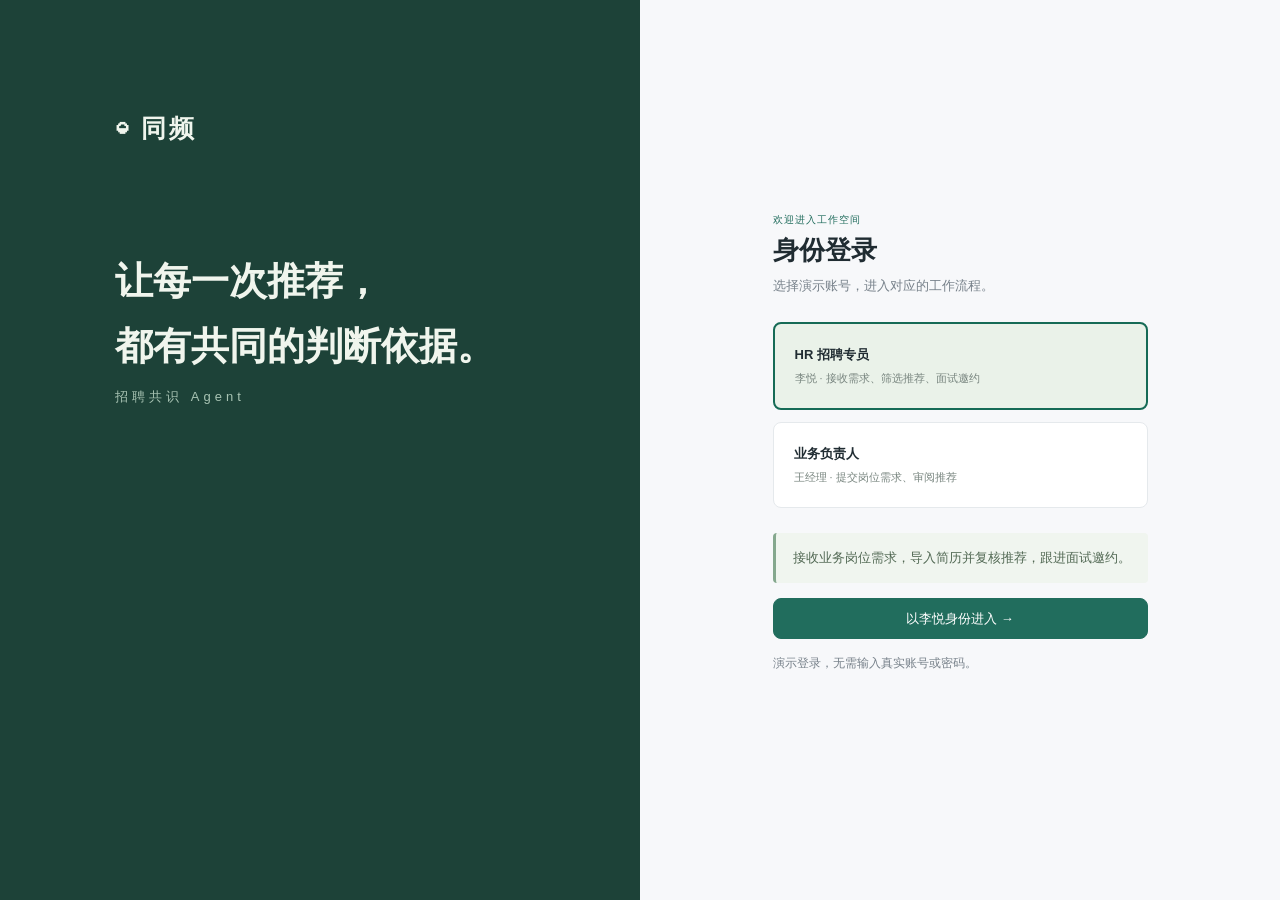
<file: index.html>
<!doctype html><html lang="zh-CN"><head><meta charset="utf-8"><meta name="viewport" content="width=device-width,initial-scale=1"><title>同频 · 招聘 Agent</title><link rel="stylesheet" href="style.css?v=3"><link rel="stylesheet" href="workflow.css?v=4"><link rel="stylesheet" href="redesign.css?v=5"><link rel="stylesheet" href="flow.css?v=10"></head><body><div id="root"></div><div id="toast" role="status"></div><script src="demo-jobs.js?v=4"></script><script src="app.js?v=4"></script><script src="redesign.js?v=5"></script><script src="flow.js?v=8"></script><script src="refinements.js?v=8"></script><script src="job-status.js?v=9"></script><script src="demand-agent.js?v=10"></script></body></html>
</file>
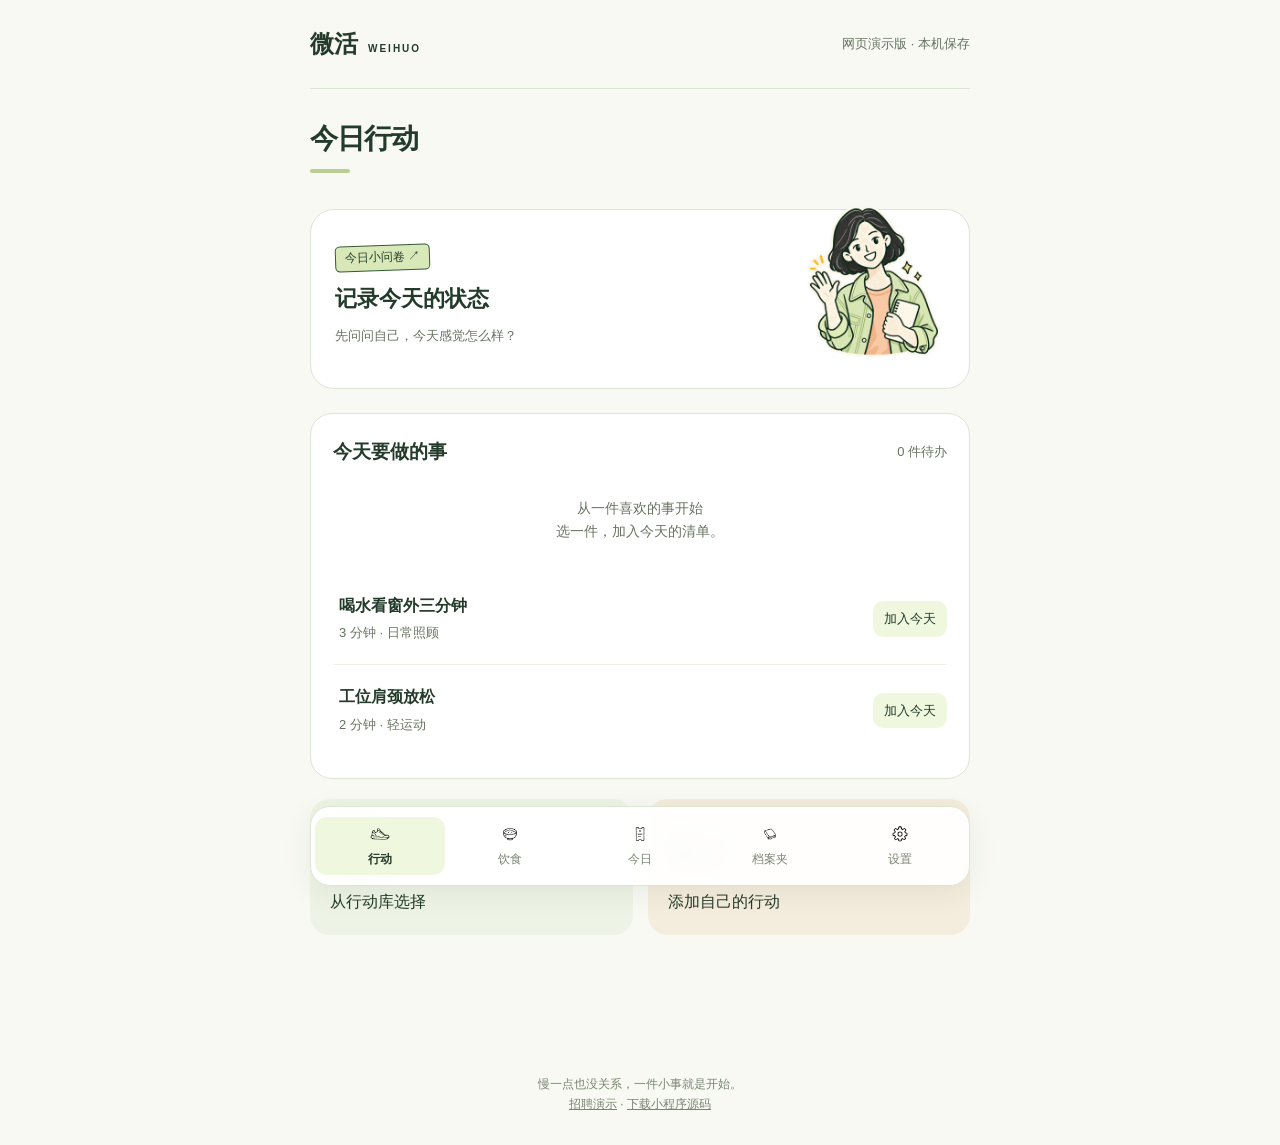
<file: weihuo/index.html>
<!doctype html><html lang="zh-CN"><head><meta charset="utf-8"><meta name="viewport" content="width=device-width,initial-scale=1"><meta name="theme-color" content="#F7F9F2"><title>微活 · 把日子过成喜欢的样子</title><link rel="stylesheet" href="style.css"></head><body><div class="shell"><header><a href="#actions" class="brand">微活<span>WEIHUO</span></a><span class="edition">网页演示版 · 本机保存</span></header><main id="app"></main><nav aria-label="主要导航" id="nav"></nav><footer>慢一点也没关系，一件小事就是开始。<br><a href="../">招聘演示</a> · <a href="../weihuo-source.zip">下载小程序源码</a></footer></div><dialog id="modal"><div id="sheet"></div><button class="secondary close" id="close">关闭</button></dialog><div role="status" id="toast"></div><script src="catalog.js"></script><script src="app.js"></script></body></html>
</file>
<file: style.css>
:root{--ink:#18322d;--green:#166b56;--muted:#78857f;--line:#e2e8e2;--bg:#f4f6f1}*{box-sizing:border-box}body{margin:0;background:var(--bg);color:var(--ink);font:14px/1.65 "Microsoft YaHei",sans-serif}button,input,textarea,select{font:inherit}button{cursor:pointer;border:1px solid var(--line);background:white;color:var(--ink);padding:9px 15px;border-radius:8px}button:hover{border-color:var(--green);background:#f1f8f4}button.primary{background:var(--green);color:white;border-color:var(--green)}button:disabled{opacity:.4;cursor:default}aside{position:fixed;width:224px;inset:0 auto 0 0;background:#143b32;color:#e7f1e9;padding:30px 20px}.logo{font-size:25px;font-weight:700;letter-spacing:3px}.sub{font-size:11px;letter-spacing:2px;opacity:.6;margin-bottom:48px}nav button{display:block;width:100%;text-align:left;background:transparent;color:#b7ccc2;border:0;margin:8px 0;padding:13px}nav button.active{background:#31564b;color:white}.asidebottom{position:absolute;bottom:25px;font-size:12px;color:#b7ccc2}main{margin-left:224px}header{height:76px;border-bottom:1px solid var(--line);background:#ffffffb8;display:flex;align-items:center;justify-content:space-between;padding:0 38px}.role{display:flex;gap:8px;align-items:center}.role .on{background:#e1eee5;color:var(--green);border-color:#adcbb9}.wrap{max-width:1300px;padding:30px 38px;margin:auto}.eyebrow{color:var(--green);font-size:12px;letter-spacing:2px}h1{font-size:29px;line-height:1.3;margin:8px 0 12px}h2{font-size:19px;margin:0 0 16px}h3{font-size:15px;margin:0 0 8px}p{margin:6px 0 14px}.muted{color:var(--muted)}.bar{display:flex;justify-content:space-between;align-items:center;gap:15px;margin-bottom:24px}.stats{display:grid;grid-template-columns:repeat(3,1fr);gap:16px;margin:24px 0}.stat,.card{background:white;border:1px solid var(--line);border-radius:12px;padding:22px}.stat strong{display:block;font-size:28px;font-weight:600}.stat small{color:var(--muted)}.grid{display:grid;grid-template-columns:1fr 1.55fr;gap:20px}.wide{display:grid;grid-template-columns:1.7fr 1fr;gap:20px}.tag{display:inline-block;background:#edf3ed;color:#4e6a57;padding:3px 9px;border-radius:5px;font-size:11px}.amber{background:#faf0d9;color:#987224}.blue{background:#e9eff8;color:#47648c}.row{padding:17px 0;border-bottom:1px solid var(--line)}.row:last-child{border:0}.person{padding:17px;border:1px solid var(--line);border-radius:10px;margin-bottom:10px;cursor:pointer}.person.selected{border-color:var(--green);background:#f1f7f2}.person .name{font-size:16px;font-weight:bold}.flex{display:flex;align-items:center;justify-content:space-between;gap:12px}.actions{display:flex;gap:8px;flex-wrap:wrap;margin-top:18px}.note{padding:14px 17px;background:#f0f5ef;border-left:3px solid #85a88e;border-radius:4px;margin:15px 0;color:#526954}input,textarea,select{border:1px solid #d6ded5;border-radius:6px;background:white;color:var(--ink);padding:9px;max-width:100%}textarea{width:100%;min-height:90px;resize:vertical}.criterion{display:grid;grid-template-columns:1fr 100px;gap:12px;margin:12px 0}.criterion input{width:100%}.steps{display:flex;gap:10px;margin:20px 0;color:#7f8e80;font-size:12px}.steps span{padding:6px 12px;background:#e8eee5;border-radius:20px}details{margin-top:10px}summary{cursor:pointer;color:var(--green)}blockquote{margin:10px 0;padding:12px;background:#f6f7f3;color:#6a766c}.empty{padding:35px;text-align:center;color:var(--muted)}#toast{position:fixed;bottom:28px;left:50%;transform:translateX(-50%);background:#143b32;color:white;padding:13px 25px;border-radius:9px;display:none;z-index:9}footer{margin-top:28px;font-size:11px;color:var(--muted)}label{display:block;margin:10px 0 5px}.feedback{background:#f8f9f5;padding:16px;margin-top:15px;border-radius:8px}a{color:var(--green)}@media(max-width:900px){aside{width:165px;padding:20px 10px}main{margin-left:165px}.wrap{padding:24px 18px}header{padding:0 18px}.grid,.wide{grid-template-columns:1fr}.stats{gap:8px}.stat{padding:13px}.role{gap:3px}.bar{align-items:start}}@media(max-width:580px){aside{position:static;width:auto;padding:12px}.sub,.asidebottom{display:none}nav{display:flex;overflow:auto}nav button{white-space:nowrap;margin:0;padding:8px}main{margin:0}.logo{font-size:19px}header{height:auto;padding:12px;flex-wrap:wrap;gap:8px}.wrap{padding:20px 12px}.stats{grid-template-columns:1fr}.bar{flex-wrap:wrap}}
</file>
<file: workflow.css>
.full{width:100%}.identity{font-size:12px;color:#c2d4c8;padding:12px;border-top:1px solid #3b5d51;margin-bottom:16px}.login{display:grid;grid-template-columns:1fr 1fr;min-height:100vh}.loginbrand{background:#143b32;color:#f0f5ed;padding:12vh 9vw}.loginbrand h1{font-size:38px;line-height:1.7;margin-top:100px}.loginbrand p{color:#a8c3b3;letter-spacing:4px}.loginform{max-width:510px;align-self:center;padding:40px;margin:auto}.loginroles{display:grid;gap:12px;margin:25px 0}.loginroles button{text-align:left;padding:20px}.loginroles button.chosen{border:2px solid #166b56;background:#eaf2e9}.loginroles small{display:block;color:#78857f;margin-top:5px}.agent{display:flex;align-items:flex-start;gap:14px;padding:20px;border:1px solid #cadcca;background:#edf4e9;border-radius:12px;margin-bottom:22px}.agent p{margin:5px 0 10px;color:#58705e}.agenticon{background:#166b56;color:white;border-radius:10px;font-size:22px;padding:0 8px}.workflow{display:flex;gap:20px;border-bottom:1px solid #dce3d8;padding:0 0 18px;margin-bottom:24px;color:#849184}.workflow span.current{color:#166b56;font-weight:bold}.evidence{border:1px solid #e0e7dd;border-radius:9px;margin-bottom:15px;padding:17px}.positive{background:#f2f7ef}.questions{background:#f6f7fa}.concerns{background:#fcf8ee}.evidence p{margin:5px 0}.hrrecommend{border-bottom:1px solid #dde4da;margin-bottom:20px;padding-bottom:16px}.actionpanel{align-self:start;position:sticky;top:20px}.actionpanel .agent{padding:12px;font-size:12px}.revisiongrid{display:grid;grid-template-columns:1fr 1fr;gap:20px;margin:20px 0}.revisiongrid>div{padding:18px;background:#f6f8f3;border-radius:10px}.added{color:#166b56}input[type=checkbox]{width:auto}details.card>summary{font-weight:bold}details.card[open]>summary{margin-bottom:20px}.criterion{grid-template-columns:1fr 110px}.criterion>div input{width:100%}@media(max-width:800px){.login{grid-template-columns:1fr}.loginbrand{padding:25px}.loginbrand h1{display:none}.loginbrand p{display:none}.loginform{padding:25px}.actionpanel{position:static}.revisiongrid{grid-template-columns:1fr}}
.jobcards{display:grid;grid-template-columns:repeat(2,minmax(0,1fr));gap:20px}.jobcard{min-width:0}.jobcard h2{margin:0;font-size:18px}.jobcard .flex{align-items:start}.jobcard .tag{white-space:nowrap}.jobtoolbar{display:flex;gap:10px;align-items:center;margin:24px 0 18px;flex-wrap:wrap}.jobtoolbar input{flex:1;min-width:200px}.jobnumbers{display:grid;grid-template-columns:repeat(4,1fr);margin:18px 0;border-top:1px solid #e2e8e2;border-bottom:1px solid #e2e8e2;padding:15px 0;gap:5px}.jobnumbers button{padding:3px;border:0;background:none;text-align:left}.jobnumbers strong{display:block;font-size:24px;font-weight:600}.jobnumbers span{font-size:11px;color:#78857f}.jobnext{min-height:30px}.jobcard .actions{gap:7px;padding-top:15px;border-top:1px solid #e2e8e2}.jobcard .actions button{font-size:12px;padding:8px 10px}.textaction{border-color:transparent;color:#166b56}@media(max-width:1080px){.jobcards{grid-template-columns:1fr}}
</file>
<file: redesign.css>
:root{--bg:#f7f8fa;--ink:#202c32;--green:#216d5d;--line:#e5e9ec;--muted:#77818a}body{font-size:13px}aside{width:200px;background:#fafbfc;color:#243c34;border-right:1px solid var(--line);padding:26px 16px}.sub{color:#89958f;font-size:9px;margin-bottom:26px}.identity{color:#7b8982;border-color:#e5eae6}.asidebottom{color:#77817c}nav button{color:#58675e;padding:11px}nav button.active{background:#e6efea;color:#216d5d;font-weight:bold}main{margin-left:200px}header{height:60px;background:white;font-size:12px;padding:0 30px}.wrap{max-width:1480px;padding:28px 30px}h1{font-size:26px;margin:5px 0 8px}h2{font-size:17px}h3{font-size:14px}.eyebrow{font-size:10px;letter-spacing:1px}.card{padding:20px;border-radius:10px}.bar{margin-bottom:22px}.bar p{margin:0}.tag{font-size:10px}.taskstrip{display:grid;grid-template-columns:repeat(3,1fr);gap:16px;margin-bottom:32px}.taskstrip button{text-align:left;padding:18px 20px;display:grid;grid-template-columns:1fr auto}.taskstrip strong{font-size:27px;grid-row:span 2}.taskstrip small{color:var(--muted);margin-top:7px;font-size:11px}.sectiontitle{display:flex;justify-content:space-between;align-items:center}.sectiontitle h2{margin:0}.jobtoolbar{margin:15px 0}.tablewrap{background:#fff;border:1px solid var(--line);border-radius:10px;overflow:auto}.jobs-table{width:100%;border-collapse:collapse;text-align:left}.jobs-table th{padding:13px 18px;background:#fbfcfd;color:#808991;font-weight:normal;font-size:11px}.jobs-table td{padding:20px 18px;border-top:1px solid var(--line)}.jobs-table td small{display:block;color:var(--muted);font-size:11px;margin-top:5px}.joblink{padding:0;border:0;background:none;font-size:14px;font-weight:bold}.jobs-table .actions{margin:0;flex-wrap:nowrap}.jobs-table button{white-space:nowrap}.jobs-table .actions button{font-size:11px;padding:7px 10px}.iconbutton{border:0;color:#6b7872}.jobcontext,.inboxsummary{display:flex;justify-content:space-between;align-items:center;margin-bottom:20px}.profilebox{margin-bottom:20px}.listtabs{display:flex;gap:7px;border-bottom:1px solid var(--line);margin:20px 0;overflow:auto}.listtabs button{border:0;background:none;white-space:nowrap;border-radius:0;color:var(--muted)}.listtabs button.selected{border-bottom:2px solid var(--green);color:var(--green);font-weight:bold}.feedbackline{font-size:12px;color:#9a743b;margin:7px 0 0}.reviewinbox .inboxcard{display:flex;justify-content:space-between;align-items:center;gap:20px;margin-bottom:14px}.inboxcard h2{margin:8px 0}.inboxcard small{font-size:12px;font-weight:normal;color:var(--muted)}.inboxcard p{margin:0}.reviewtop{display:flex;gap:20px;align-items:center;margin-bottom:25px}.reviewlayout{display:grid;grid-template-columns:145px minmax(260px,1fr) 255px;gap:20px}.queuerail{border-right:1px solid var(--line);padding-right:14px}.queueitem{width:100%;text-align:left;border:0;background:none;padding:12px;margin-bottom:6px}.queueitem small{display:block;color:var(--muted);margin-top:4px}.queueitem.selected{background:#e7eee9}.candidateheading h1{font-size:25px}.candidateheading{margin-bottom:20px}.decisionrail{align-self:start;position:sticky;top:20px}.decisionrail .card{padding:18px}.decisionrail textarea{min-height:150px}.decisionrail h2{margin:6px 0 10px}.checkline{font-size:11px;margin:12px 0}.secondary{margin-top:8px}.recommendbrief{background:#edf3ef;padding:18px;border-radius:9px;margin-bottom:16px}.recommendbrief p{margin:7px 0}.recommendbrief small{color:#7a897f}.evidencebody .evidence{background:transparent;border:0;border-bottom:1px solid var(--line);border-radius:0;padding:14px 0;margin:0}.evidencebody .positive h3{color:#267962}.evidencebody .questions h3{color:#526e8c}.evidencebody .concerns h3{color:#9b773b}.jdbrief{padding-bottom:12px;border-bottom:1px solid var(--line)}.loginbrand{background:#1d4238}footer{font-size:10px;opacity:.8}@media(max-width:1100px){.reviewlayout{grid-template-columns:120px 1fr}.decisionrail{grid-column:2;position:static}.jobs-table td,.jobs-table th{padding:14px 10px}}@media(max-width:700px){aside{width:150px}main{margin-left:150px}.wrap{padding:20px 14px}.taskstrip{grid-template-columns:1fr}.reviewlayout{display:block}.queuerail{display:flex;overflow:auto}.queueitem{min-width:90px}.decisionrail{margin-top:16px}}@media(max-width:580px){aside{width:auto}main{margin:0}.inboxcard{flex-wrap:wrap}.taskstrip{gap:8px}.taskstrip button{padding:12px}}
</file>
<file: flow.css>
.flowline{display:flex;gap:12px;color:#77818a;margin:0 0 24px;padding:14px 0;border-bottom:1px solid #e5e9ec}.flowline b{color:#216d5d}.inlineprofile{margin:18px 0}.inlineprofile summary{cursor:pointer;font-weight:600}.inlineprofile .actions{margin-top:14px}.selectrow{display:flex;align-items:center;gap:14px;flex:1}.selectrow input{width:17px;height:17px}.batchbar{display:flex;justify-content:space-between;align-items:center;background:#eaf2ee;padding:14px 18px;border-radius:8px;margin:16px 0}.metricnote{font-size:12px;color:#77818a}.requestcard{margin-bottom:14px}.requestcard .actions{margin-top:16px}.tagline{display:flex;gap:7px;flex-wrap:wrap;margin:12px 0}.scheduleform{display:grid;grid-template-columns:1fr 1fr;gap:12px;margin-top:16px}.scheduleform label{margin:0}.scheduleform input{width:100%}.previewrow{padding:16px 0;border-bottom:1px solid #e5e9ec}.previewrow textarea{min-height:75px}.evidencebody table{width:100%;border-collapse:collapse}.evidencebody td{padding:12px 8px;border-bottom:1px solid #e5e9ec;vertical-align:top}.evidencebody td:first-child{width:35%}.evidencebody th{text-align:left;color:#77818a;padding:10px 8px;font-weight:normal}
.matchscore{display:inline-block;margin:3px 0 8px;color:#216d5d}.matchscore summary{cursor:pointer;font-weight:600}.matchscore small{font-weight:normal;color:#77818a}.scoreexplain{max-width:540px;background:#f1f6f3;border-radius:7px;padding:12px;margin-top:8px;font-size:12px;color:#53645b}.contactpanel{background:#f4f7f5;border:1px solid #e1e9e4;border-radius:8px;padding:16px;margin:16px 0}.contactpanel>div{display:flex;align-items:center;gap:16px;margin:12px 0}.contactpanel button{padding:6px 12px}.contactpanel details{margin-top:12px}
.candidate-actions{display:flex;align-items:center;gap:24px;flex-shrink:0}.score-number{min-width:45px;text-align:center;font-size:24px;font-weight:650;font-variant-numeric:tabular-nums;color:#216d5d}.candidate-list-header{display:flex;justify-content:space-between;align-items:center;padding-bottom:12px;border-bottom:1px solid #e5e9ec;font-weight:600}.candidate-list-header label{display:flex;align-items:center;gap:12px;margin:0;font-weight:normal}.candidate-list-header select{font-size:12px;padding:8px}.reset-button{margin-bottom:14px!important;color:#6d7d76}.reset-confirm{padding:10px 0;border-top:1px solid #ddd;margin-bottom:10px}.reset-confirm p{font-size:12px;line-height:1.6}.reset-confirm button{margin:4px 4px 4px 0}
.jobstatusbar{display:flex;justify-content:space-between;align-items:center;margin-bottom:18px}.statuseditor{margin-bottom:24px}.statuseditor select{width:100%}.statusnotice{margin-bottom:20px}button:disabled{opacity:.45;cursor:not-allowed}
.demandsteps{display:flex;gap:20px;color:#8b9590;margin:8px 0 20px}.demandsteps .current{color:#216d5d;font-weight:600}.demandmodes{margin-bottom:20px}.agentintro{display:flex;align-items:center;gap:14px;margin-bottom:22px}.agentintro h2{margin:0 0 7px}.agentintro p{margin:0}.demandintro textarea{min-height:190px}.demandjd{min-height:240px}.demandhint{font-size:12px;margin-top:22px}.demandintro{max-width:950px}
</file>
<file: weihuo/style.css>
:root{font-family:-apple-system,BlinkMacSystemFont,'PingFang SC','Microsoft YaHei',sans-serif;color:#243b2b;background:#f7f9f2;font-size:16px;line-height:1.65}*{box-sizing:border-box}body{margin:0}button,input,textarea,select{font:inherit;color:inherit}button,a{-webkit-tap-highlight-color:transparent}button{cursor:pointer;background:transparent;border:0}a{color:inherit}button:focus-visible,a:focus-visible{outline:3px solid #789a51;outline-offset:3px}.shell{max-width:760px;margin:auto;padding:0 28px}header{display:flex;justify-content:space-between;align-items:center;padding:24px 0;border-bottom:1px solid #dde5d5}.brand{font-size:24px;font-weight:750;text-decoration:none}.brand span{font-size:10px;letter-spacing:2px;margin-left:10px}.edition,small,.muted{font-size:13px;color:#677361}main{min-height:65vh;padding:26px 0 12px}h1{font-size:28px;line-height:1.3;margin:0 0 36px;letter-spacing:-1px}h1:after{content:'';display:block;width:40px;height:4px;background:#b8cf91;border-radius:4px;margin-top:12px}h2{font-size:19px;margin:0}h3{font-size:17px;margin:0}p{margin:8px 0}.hero{display:flex;align-items:center;justify-content:space-between;position:relative;border:1px solid #dde5d5;background:white;border-radius:24px;padding:24px;margin:36px 0 24px;min-height:160px;width:100%;text-align:left}.hero-copy{max-width:65%}.tag{display:inline-block;background:#d9e8b8;border:1px solid #365b35;border-radius:5px;font-size:12px;padding:2px 9px;transform:rotate(-2deg);margin-bottom:10px}.hero h2{font-size:22px}.hero img{width:135px;height:165px;object-fit:contain;position:absolute;right:6px;bottom:12px}.card{background:#fff;border:1px solid #dde5d5;border-radius:22px;padding:22px;margin:20px 0}.section-head,.row{display:flex;align-items:center;justify-content:space-between;gap:12px}.item{display:flex;align-items:center;gap:14px;padding:18px 0;border-bottom:1px solid #edf0e8}.item:last-child{border:0}.copy{flex:1;min-width:0;text-align:left}.copy strong{display:block;font-size:16px}.check{flex:0 0 25px;width:25px;height:25px;border:1.5px solid #a3b58e;border-radius:50%;padding:0}.done{background:#d9e8b8}.done+.copy strong{text-decoration:line-through;color:#7c8777}.primary{background:#d9e8b8;border-radius:14px;padding:13px 18px;width:100%;font-weight:600;margin-top:12px}.secondary{border:1px solid #dde5d5;background:#fff;border-radius:12px;padding:10px 15px}.small-btn{background:#eff7df;padding:7px 11px;border-radius:10px;font-size:13px;flex-shrink:0}.entries{display:grid;grid-template-columns:1fr 1fr;gap:15px}.entry{background:#edf3e5;border-radius:20px;padding:20px;text-align:left}.entry:nth-child(2){background:#f4ecdc}.entry img{height:60px;display:block;margin-bottom:10px}.filters{display:flex;gap:8px;flex-wrap:wrap;margin:16px 0}.chip{border:1px solid #dde5d5;border-radius:20px;padding:6px 13px;font-size:13px}.chip.active{background:#d9e8b8;border-color:#a7bd89}input,textarea,select{width:100%;border:1px solid #dde5d5;background:#fff;border-radius:12px;padding:12px;margin:7px 0 17px}textarea{min-height:100px;resize:vertical}label{display:block;font-size:14px}.empty{text-align:center;color:#677361;padding:30px 8px;font-size:14px}.stats{display:flex;justify-content:space-around;text-align:center;margin:24px 0}.stats strong{display:block;font-size:28px;font-weight:500}.stats small{display:block}.paper{background:#fffdf7;border:1px dashed #c6cdb7;padding:25px;border-radius:8px}.paper h2{font-size:20px}.paper pre{font:inherit;white-space:pre-wrap}nav{position:sticky;bottom:14px;z-index:5;display:flex;justify-content:space-around;background:#ffffffef;backdrop-filter:blur(12px);border:1px solid #dde5d5;border-radius:20px;box-shadow:0 6px 30px #243b2b12;padding:10px 4px;margin:24px 0 0}nav a{width:20%;text-decoration:none;text-align:center;font-size:12px;color:#7b8474;border-radius:12px;padding:5px}nav img{width:24px;height:24px;object-fit:contain;display:block;margin:0 auto 4px}nav a.active{background:#eff7df;color:#243b2b;font-weight:650}footer{text-align:center;color:#7a8572;font-size:12px;padding:24px 0 30px}dialog{width:min(520px,calc(100% - 28px));max-height:88vh;border:1px solid #dde5d5;border-radius:24px;padding:26px;color:inherit;background:#f7f9f2;overflow:auto}dialog::backdrop{background:#243b2b66;backdrop-filter:blur(4px)}.close{width:100%;margin-top:15px}ol{padding-left:22px}li{padding:7px 0}#toast{position:fixed;bottom:110px;left:50%;transform:translateX(-50%);background:#243b2b;color:white;border-radius:12px;padding:12px 20px;z-index:20;display:none;max-width:85vw;font-size:14px}.clock{text-align:center;font-size:42px;font-variant-numeric:tabular-nums;padding:20px}.companion{display:grid;grid-template-columns:repeat(3,1fr);gap:10px}.companion button{border:1px solid #dde5d5;border-radius:16px;padding:12px;background:white}.companion img{width:100%;height:90px;object-fit:contain}.companion .active{background:#e9f1dd;border-color:#a7bd89}.note{border-left:3px solid #b8cf91;padding:10px 14px;background:#eff7df;font-size:13px}.danger{color:#9c4e3b}@media(min-width:900px){.shell{padding:0 50px}main{padding-top:32px}.hero{min-height:180px}.hero img{width:160px;height:190px;right:20px}}@media(max-width:420px){.shell{padding:0 18px}.edition{font-size:11px}.hero h2{font-size:19px}.hero img{width:115px}.card{padding:18px}.small-btn{font-size:12px}}
</file>
